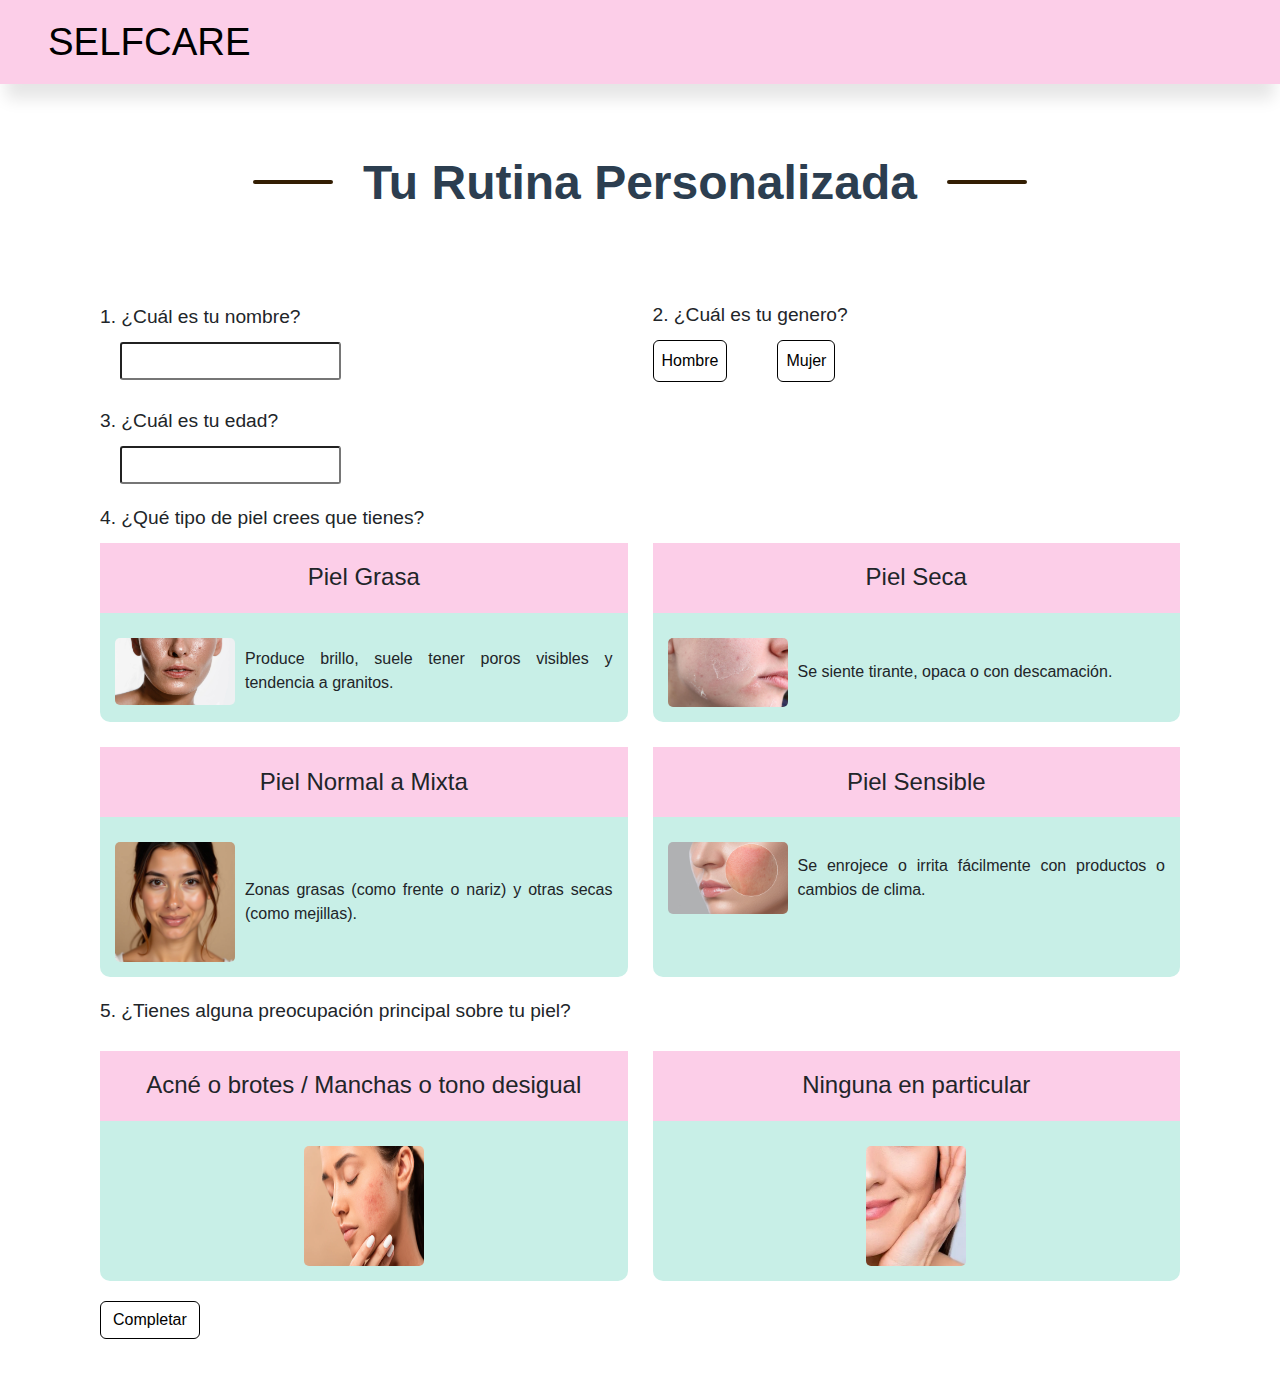
<file: index.html>
<!DOCTYPE html>
<html lang="en">
<head>
    <meta charset="UTF-8">
    <meta name="viewport" content="width=device-width, initial-scale=1.0">
    <title>Inicio :3</title>
    <link rel="stylesheet" href="style.css">
    <link rel="stylesheet" href="buttons.scss">
<link href="https://fonts.cdnfonts.com/css/aesthetic-beauty-cf" rel="stylesheet">
                
   <link rel="stylesheet" href="./css/bootstrap.css">
    <script src="./bootstrap-5.3.8/dist/js/bootstrap.bundle.min.js" integrity="sha384-FKyoEForCGlyvwx9Hj09JcYn3nv7wiPVlz7YYwJrWVcXK/BmnVDxM+D2scQbITxI" crossorigin="anonymous"></script>
    <link href="https://fonts.cdnfonts.com/css/sinera?styles=185939" rel="stylesheet">
</head>
<body>
 <nav class="navbar navbar-expand-lg navbar-light bg-self px-4">
      <div class="container-fluid d-flex align-items-center w-100">

        <!-- Brand (fuera del collapse, siempre visible) -->
        <div class=" container-fluid d-flex navbar-block align-items-center w-100 justify-content-start">
          <a class="navbar-brand" href="#" style="font-family: 'Sinera', sans-serif;font-size: 2.4em;">SELFCARE</a>
        </div>

        <!-- Collapse: solo links + botón -->
       

        <!-- Botón Contáctanos -->
      </div>
    </nav>

<section id="formulario">
    <div class="contai" style="padding: 50px 100px 50px 100px;">
      <form action="">
        <div class="title-wraper" style="display: flex; justify-content: center; width: 100%;">
          <h1 id="main-title" style="font-family: 'Aesthetic Beauty CF', sans-serif;">Tu Rutina Personalizada</h1>
        </div>
        <div id="normas" style="padding-top: 50px;">

        
        <div class="q1" style="display: flex; flex-direction: column;">
                <label for="q1" style="font-size: 1.2em;">1. ¿Cuál es tu nombre?</label>
                  <input type="text" id="name">
            </div>
            <div class="q1" style="display: flex; flex-direction: column;">
                <label for="q1" style="font-size: 1.2em;">2. ¿Cuál es tu genero?</label>
                <div id="gendero" >
                  <input type="radio" class="btn-check" name="gen" id="option2" autocomplete="off" value="Hombre">
                  <label class="btn btn-outline-self" for="option2" style="padding: 8px;">Hombre</label>
                  <input type="radio" class="btn-check" name="gen" id="option4" autocomplete="off" value="Mujer">
                  <label class="btn btn-outline-self" for="option4" style="padding: 8px;">Mujer</label>
                </div>
            </div>
            <div class="q1" style="display: flex; flex-direction: column;">
              
                <label for="q1" style="font-size: 1.2em;">3. ¿Cuál es tu edad?</label>
                <div style="display: flex; flex-direction: column; justify-content: space-around;">
                  <input type="number" id="edad">
                </div>
                <span class="hide" id="min-edad">Debes tener entre 18 a 26 para poder completar la encuesta</span>
            </div>
            </div>
            <div class="q1" id="p4" >
              <div>
                <label for="q1" style="font-size: 1.2em;">4. ¿Qué tipo de piel crees que tienes?</label>
              </div>
                <div id="cardotes" >

                
                <div id="cardo" value = "grasa">
                  <div id="titlecard" style="background-color: #FCCEE8;">
                    <h2>Piel Grasa</h2>
                  </div>
                  <div class="texton">
                  <img src="./imgs/Piel grasa.webp" alt="" width="120">
                    <p>Produce brillo, suele tener poros visibles y tendencia a granitos.</p>
                  </div>
                </div>
                
                <div id="cardo" value = "seca">
                  <div id="titlecard" style="background-color: #FCCEE8;">
                    <h2>Piel Seca</h2>
                  </div>
                  <div class="texton">
                  <img src="./imgs/Pielseca.jpg" alt="" width="120">
                    <p>Se siente tirante, opaca o con descamación.</p>
                  </div>
                </div>
                
                <div id="cardo" value = "normal">
                  <div id="titlecard" style="background-color: #FCCEE8;">
                    <h2>Piel Normal a Mixta</h2>
                  </div>
                  <div class="texton">
                  <img src="./imgs/Pielnormalamixta.webp" alt="" width="120">
                    <p>Zonas grasas (como frente o nariz) y otras secas (como mejillas).</p>
                  </div>
                </div>
                
                <div id="cardo" value="piel sensible">
                  <div id="titlecard" style="background-color: #FCCEE8;">
                    <h2>Piel Sensible</h2>
                  </div>
                  <div class="texton">
                  <img src="./imgs/pielsensible.jpg" alt="" width="120">
                    <p>Se enrojece o irrita fácilmente con productos o cambios de clima.</p>
                  </div>
                </div>
              </div>
            </div>
            <div class="q1" id="p5" style="display: flex; flex-direction: column; gap: 25px;">
              
                <label for="q1" style="font-size: 1.2em;">5. ¿Tienes alguna preocupación principal sobre tu piel?</label>
                <div id="cardotesd">
                 <div id="cardot" style="align-items: center;" value="acne">
                  <div id="titlecard" style="background-color: #FCCEE8;">
                    <h2>Acné o brotes / Manchas o tono desigual</h2>
                  </div>
                  <div class="texton">
                  <img src="./imgs/AcnebroteManchas.webp" alt="" width="120" height="120">
                  </div>
                </div>
                 <div id="cardot" style="align-items: center;" value="nada">
                  <div id="titlecard" style="background-color: #FCCEE8;">
                    <h2>Ninguna en particular</h2>
                  </div>
                  <div class="texton">
                  <img src="./imgs/ninguna.webp" alt="" width="100"   >
                  </div>
                 </div>
                </div>
            </div>

<!-- #C8EFE7 - Verde menta
#FCCEE8 - Rosa
#E9D4FF - Morado -->


            <!-- <div class="q1">
                <label for="question1">Pregunta 1</label>
                <label for="">
                    <input type="radio" name="tipo" id="tipo" value="Ejemplo1"> Ejemplo1
                    <input type="radio" name="tipo" id="tipo" value="Ejemplo2"> Ejemplo2
                </label>
                <button>Conocer mi tipo de piel</button>
            </div>
            <div class="q1">
                <label for="question1">Pregunta 1</label>
                <select name="question1" id="">
                    <option value=""></option>
                    <option value="">Lorem ipsum dolor sit amet.</option>
                    <option value="">Lorem ipsum dolor sit amet.</option>
                    <option value="">Lorem ipsum dolor sit amet.</option>
                </select>
                <button onclick="data()">Conocer mi tipo de piel</button>
            </div> -->

            <button type="submit" id="btnsubmit" class="btn btn-outline-self">Completar</button>
        
        </form>
    </div>
</section>

<script src="index.js"></script>
</body>
</html>
</file>
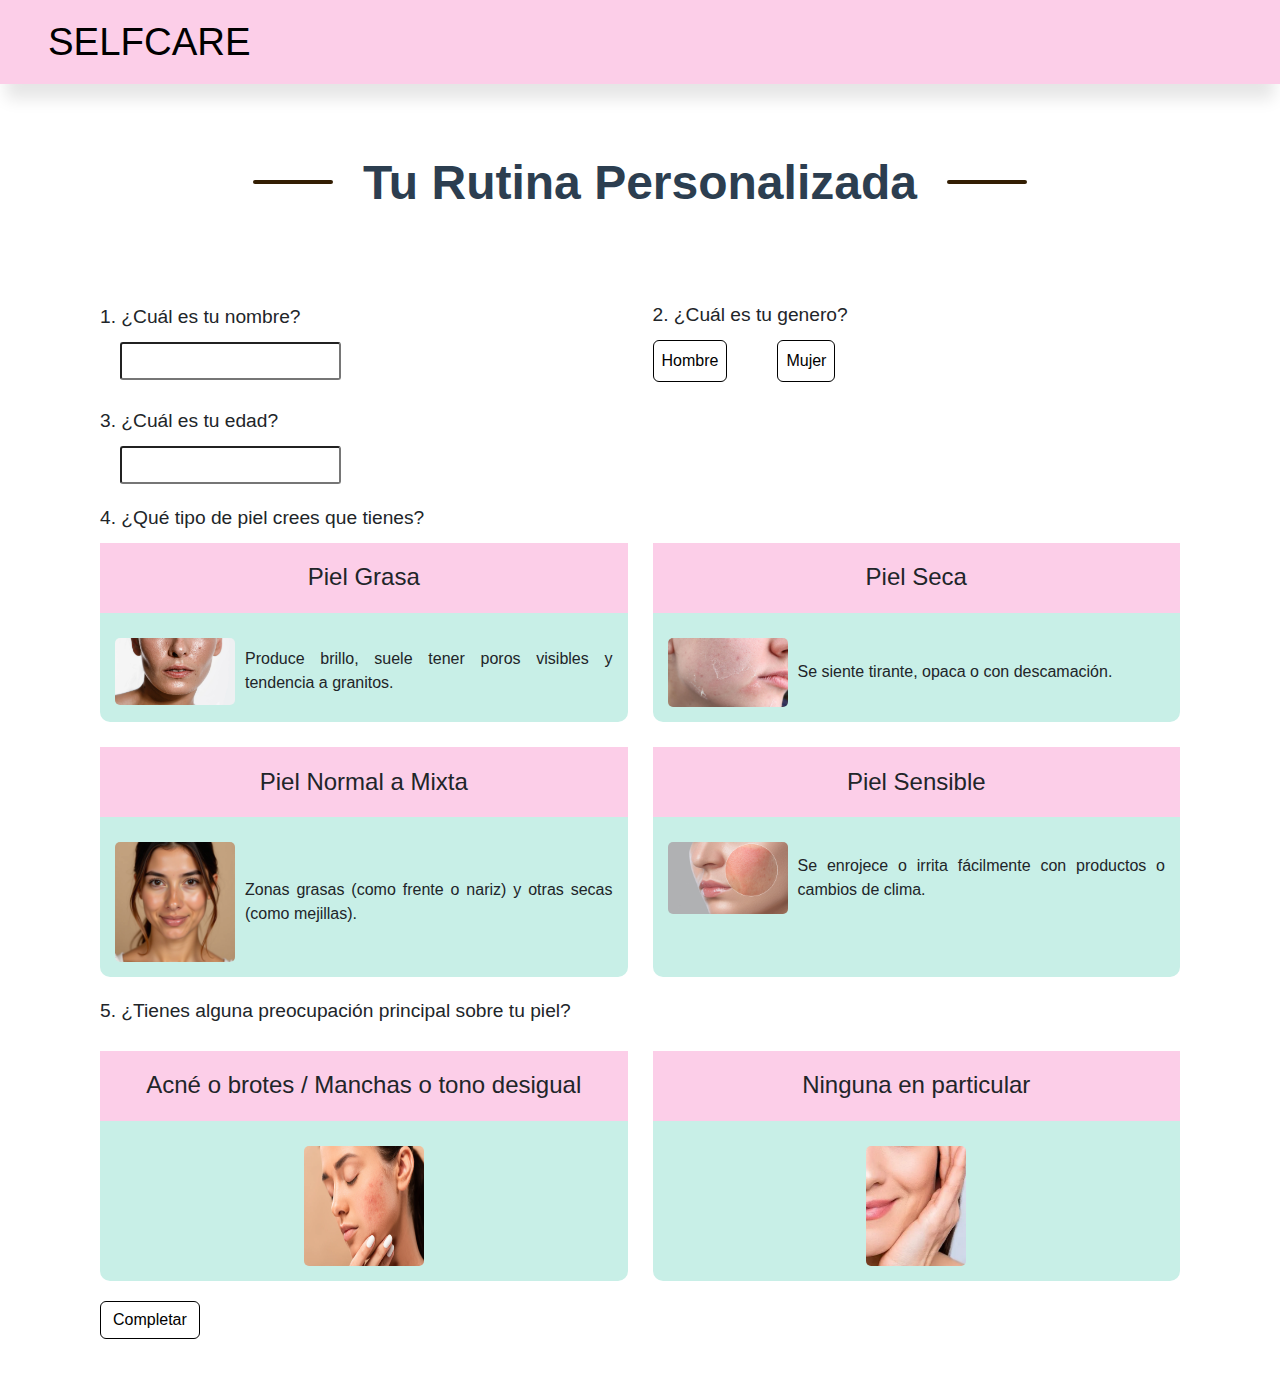
<file: prods.html>
<!DOCTYPE html>
<html lang="en">
<head>
    <meta charset="UTF-8">
    <meta name="viewport" content="width=device-width, initial-scale=1.0">
    <title>Productos :3</title>
    <link rel="stylesheet" href="style.css">
    <link rel="stylesheet" href="buttons.scss">
    <script src="./prods.js"></script>
   <link rel="stylesheet" href="./css/bootstrap.css">
   <link href="https://fonts.cdnfonts.com/css/aesthetic-beauty-cf" rel="stylesheet">
   <link href="https://fonts.cdnfonts.com/css/sinera?styles=185939" rel="stylesheet">
    <script src="./bootstrap-5.3.8/dist/js/bootstrap.bundle.min.js" integrity="sha384-FKyoEForCGlyvwx9Hj09JcYn3nv7wiPVlz7YYwJrWVcXK/BmnVDxM+D2scQbITxI" crossorigin="anonymous"></script>
    <link
    rel="stylesheet"
    href="https://cdnjs.cloudflare.com/ajax/libs/animate.css/4.1.1/animate.min.css"
  />
</head>
<body>
     <nav class="navbar navbar-expand-lg navbar-light bg-self px-4">
      <div class="container-fluid d-flex align-items-center w-100">

        <div class=" container-fluid d-flex navbar-block align-items-center w-100 justify-content-start">
          <a class="navbar-brand" href="./index.html" style="font-family: 'Sinera', sans-serif; font-size: 2.4em;">SELFCARE</a>
        </div>

        

      </div>
    </nav>
    

    <div id="hero" class="animate__animated animate__fadeIn">
        <div class="contain">
            <div id="text">
                <h1 id="title" style="font-family: 'Aesthetic Beauty CF', sans-serif;; font-size: 2em;"></h1>
            </div>
        </div>
    </div>

    <div id="productas" class="animate__animated animate__fadeIn">
        <div class="contain">
            <div id="titlelo">
                <h1 style="margin-top: 20px;font-family: 'Aesthetic Beauty CF', sans-serif;">Jabones</h1>
                <div id="cards"></div>
                <!-- <a style="margin: 15px;" href="#products-gel" class="btn btn-outline-self">Siguiente</a> -->
            </div>
        </div>
    </div>
    <div id="products-gel" class="animate__animated animate__fadeIn">
        <div class="contain">
            <div id="titlelo">
                <h1 style="margin-top: 20px;font-family: 'Aesthetic Beauty CF', sans-serif;">Gels o Cremas Hidratantes</h1>
                <div href="#products-solares" id="cards-gel"></div>
                <!-- <a style="margin: 15px;" href="#products-solares" class="btn btn-outline-self">Siguiente</a> -->
            </div>
        </div>
    </div>
    <div id="products-solares" class="animate__animated animate__fadeIn">
        <div class="contain">
            <div id="titlelo">
                <h1 style="margin-top: 20px;font-family: 'Aesthetic Beauty CF', sans-serif;">Protectores Solares</h1>
                <div id="cards-solares"></div>
                <button onclick="crearRutina()" style="margin: 15px;" class="btn btn-outline-self">Crear Rutina</button>
            </div>
        </div>
    </div>


</body>
</html>
</file>
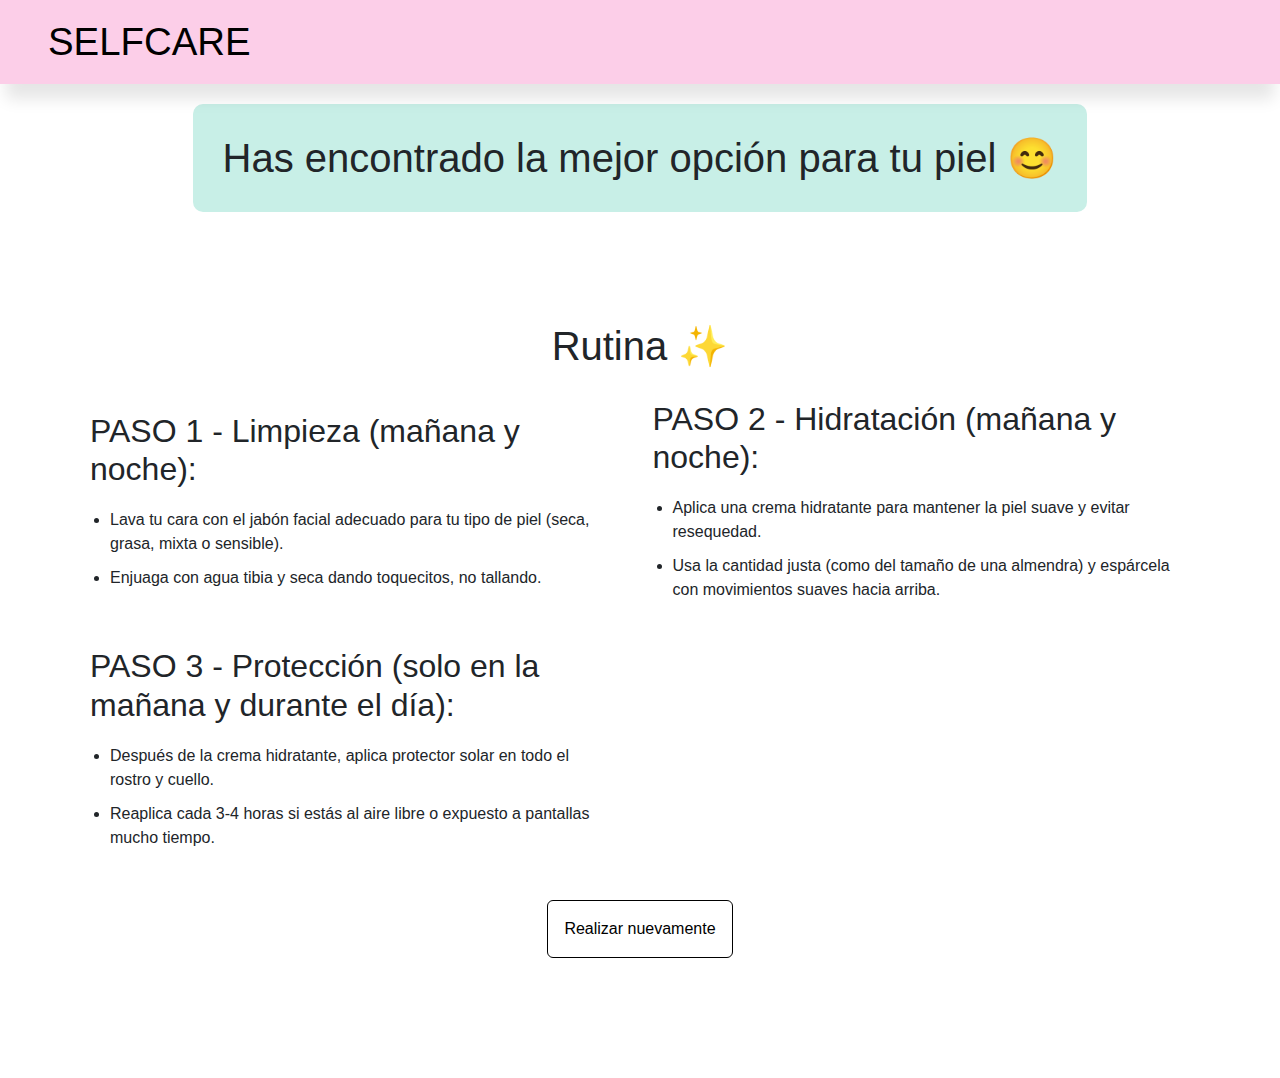
<file: rutina.html>
<!DOCTYPE html>
<html lang="en">
<head>
    <meta charset="UTF-8">
    <meta name="viewport" content="width=device-width, initial-scale=1.0">
    <title>Rutina :3</title>
    <link rel="stylesheet" href="style.css">
    <link rel="stylesheet" href="buttons.scss">
    <script src="./rutina.js"></script>
    <link
    rel="stylesheet"
    href="https://cdnjs.cloudflare.com/ajax/libs/animate.css/4.1.1/animate.min.css"
  />
   <link rel="stylesheet" href="./css/bootstrap.css">
   <link href="https://fonts.cdnfonts.com/css/sinera?styles=185939" rel="stylesheet">
    <script src="./bootstrap-5.3.8/dist/js/bootstrap.bundle.min.js" integrity="sha384-FKyoEForCGlyvwx9Hj09JcYn3nv7wiPVlz7YYwJrWVcXK/BmnVDxM+D2scQbITxI" crossorigin="anonymous"></script>
    
</head>
<body>
    <nav class="navbar navbar-expand-lg navbar-light bg-self px-4">
      <div class="container-fluid d-flex align-items-center w-100">

        <div class=" container-fluid d-flex navbar-block align-items-center w-100 justify-content-start">
          <a class="navbar-brand" href="./index.html" style="font-family: 'Sinera', sans-serif;font-size: 2.4em;">SELFCARE</a>
        </div>

   

      </div>
    </nav>
    
    <section id="herorutin" class="animate__animated animate__fadeIn" style="background-color: #C8EFE7;" >
        <div class="contain">
            <div>

                <div id="titlelo">
                    <h1>Has encontrado la mejor opción para tu piel 😊</h1>
                </div>
                <div id="productines">
                </div>
                </div>
                <div id="rutinita">
                <div class="contain">
                <h1>Rutina ✨ </h1>
                <div class="pasos">

            
                <div class="paso1">
                    <h2>PASO 1 - Limpieza (mañana y noche): </h2>
                    <ul>
                        <li>
                            <p>Lava tu cara con el jabón facial adecuado para tu tipo de piel (seca, grasa, mixta o sensible).</p>
                    
                        </li>
                        <li>
                           <p>Enjuaga con agua tibia y seca dando toquecitos, no tallando.</p>
                        </li>
                    </ul>
                </div>
                <div class="paso2">
                    <h2>PASO 2 - Hidratación (mañana y noche):</h2>
                    <ul>
                        <li>
                            <p>Aplica una crema hidratante para mantener la piel suave y evitar resequedad.</p>
                    
                        </li>
                        <li>
                           <p>Usa la cantidad justa (como del tamaño de una almendra) y espárcela con movimientos suaves hacia arriba.</p>
                        </li>
                    </ul>
                </div>
                <div class="paso3">
                    <h2>PASO 3 - Protección (solo en la mañana y durante el día): </h2>
                    <ul>
                        <li>
                            <p>Después de la crema hidratante, aplica protector solar en todo el rostro y cuello.</p>
                    
                        </li>
                        <li>
                           <p>Reaplica cada 3-4 horas si estás al aire libre o expuesto a pantallas mucho tiempo.</p>
                        </li>
                    </ul>
                </div>
            </div>
                <div><button class="btn btn-outline-self p-3" onclick="realizar()">Realizar nuevamente</button></div>
            </div>

        </div>
        <boton></boton>
        </div>
    </section>

</body>
</html>
</file>
<file: style.css>
*{
    padding: 0;
    margin: 0;
    box-sizing: border-box;
  
  font-family: Poppins, sans-serif;
}

.contai{
    width: 100%;
    max-width: 1440px;
}

.q1{
    display: flex;
    flex-direction: column;
    gap: 10px;
}

.cargando{
  position: absolute;
  top: 0;
  left: 0;
  width: 100%;
  height: 100%;
  background-color: rgba(255, 255, 255, 1);
  display: flex;

  flex-direction: column;
  height: 100%;
  justify-content: center;
  align-items: center;
  z-index: 9999;
}

#formulario{
  display: flex;
  align-items: center;
  flex-direction: column;
  justify-content: center;
  width: 100%;


}

.hide{
  display: none;
  color: rgb(255, 0, 0);
}

.show{
  color: rgb(255, 0, 0);
}

#formulario .contai{
  display: flex;
  align-items: center;
  padding: 50px;
  justify-content: center;
}

form{
  display: flex; 
  flex-direction: column; 
  width: 100%; 
  align-items: start;
  justify-content: center;
  gap: 20px;
}

input{

  padding: 5px;
  border-radius: 3px;

}

.navbar-block {
        flex: 1;
        text-align: center;
      }
      /* Brand alineado a la izquierda */
      .navbar-brand {
        text-align: left;
      }
      /* Botón alineado a la derecha */
      .btn-container {
        text-align: right;
      }
      @media (max-width: 991px) {
        #links{
            padding-left: 12px;
            justify-content: start !important;
            align-items: start !important;
        }
        #btaso{
            display: flex;
            justify-content: start !important;
            align-items: start !important;
        }
      }

#cardo #titlecard{

  width: 100%;
  display: flex;
  position: relative;
  text-align: center;
  padding: 5px;
  align-items: center;
  justify-content: center;

}
#cardot #titlecard{

  width: 100%;
  display: flex;
  position: relative;
  text-align: center;
  padding: 5px;
  align-items: center;
  justify-content: center;

}

.cardo-2 #titlecard{

  width: 100%;
  display: flex;
  position: relative;
  text-align: center;
  padding: 5px;
  align-items: center;
  justify-content: center;

}
h2{
  margin: 0;
  padding: 0;
}
img{
  border-radius: 5px;
}

#cardo{
  display: flex;
  width: 100%;
  background-color: #C8EFE7; ;
  flex-direction: column;
  transition: all 0.3s ease-in-out;
  border-radius: 10px;
  align-items: start;
  justify-content: center;
  gap: 10px;
}
#cardot{
  display: flex;
  background-color: #C8EFE7; ;
  flex-direction: column;
  transition: all 0.3s ease-in-out;
  border-radius: 10px;
  align-items: start;
  justify-content: center;
  gap: 10px;
}

.cardo-2{
  display: flex;
  background-color: #C8EFE7; ;
  flex-direction: column;
  /* transition: all 0.3s ease-in-out; */
  border-radius: 10px;
  align-items: start;
  justify-content: center;
  gap: 10px;
  border-color: black;
  border-width: 1px;
  border-style: solid;

}

#card:hover{
  transform: scale(1.1);
  transition: all 0.3s ease-in-out;
}
.texton{
  display: flex;
  flex-direction: row;
  margin: 15px;
  text-align: justify;
  background-color: #C8EFE7;
  align-items: center;
  justify-content: center;
  gap: 10px;
}

/* products */

#hero{
  display: flex;
  flex-direction: column;
  align-items: center;
  justify-content: center;
  padding: 10px;
}



#hero .contain{

  display: flex;
  flex-direction: column;
  align-items: center;
  padding: 50px;
  justify-content: center;
}

#hero .contain h1{

  font-size: 1.3em;

}
#hero .contain #text{

  text-align: center;

}



input:focus{
  outline-color: #FCCEE8;
}

#cards{
  display: flex;
  flex-direction: column;
  align-items: center;
  gap: 15px;
  justify-content: center;

}
#cards-gel{
  display: flex;
  flex-direction: column;
  align-items: center;
  gap: 15px;
  justify-content: center;

}

.product{
  display: flex;
  text-align: justify;
  flex-direction: column;
  gap: 10px;
  max-width: 500px;
  margin: 25px;
  align-items: center;
  background-color: #FCCEE8;
  justify-content: center;

}
.product .image{
  display: flex;
  flex-direction: column;
  width: 90%;
  align-items: center;
  justify-content: center;
  margin-top: 20px;

  background-color: #fff;
}
.product-solares{
  display: flex;
  text-align: justify;
  flex-direction: column;
  gap: 10px;
  max-width: 500px;
  margin: 25px;
  align-items: center;
  background-color: #FCCEE8;
  justify-content: center;

}
.product-solares .image{
  display: flex;
  flex-direction: column;
  width: 90%;
  align-items: center;
  justify-content: center;
  margin-top: 20px;

  background-color: #fff;
}
.product-gel{
  display: flex;
  text-align: justify;
  flex-direction: column;
  gap: 10px;
  max-width: 500px;
  margin: 25px;
  align-items: center;
  background-color: #FCCEE8;
  justify-content: center;

}
.product-gel .image{
  display: flex;
  flex-direction: column;
  width: 90%;
  align-items: center;
  justify-content: center;
  margin-top: 20px;

  background-color: #fff;
}
.produ-prote{
  display: flex;
  text-align: justify;
  flex-direction: column;
  gap: 10px;
  max-width: 500px;
  margin: 25px;
  align-items: center;
  background-color: #FCCEE8;
  justify-content: center;

}
.produ-prote .image{
  display: flex;
  flex-direction: column;
  width: 90%;
  align-items: center;
  justify-content: center;
  margin-top: 20px;

  background-color: #fff;
}
.produ-gel{
  display: flex;
  text-align: justify;
  flex-direction: column;
  gap: 10px;
  max-width: 500px;
  margin: 25px;
  align-items: center;
  background-color: #FCCEE8;
  justify-content: center;

}
.produ-gel .image{
  display: flex;
  flex-direction: column;
  width: 90%;
  align-items: center;
  justify-content: center;
  margin-top: 20px;

  background-color: #fff;
}

#titlelo{
  display: flex;
  flex-direction: column;
  align-items: center;
  justify-content: center;
  background-color: #C8EFE7;
  text-align: center;
  padding: 10px;
  border-radius: 10px;
  margin-bottom: 10px;
}
.teto{
  display: flex;
  flex-direction: column;
  gap: 10px;
  padding: 10px;
  align-items: center;
  text-align: start;
  font-size: 1em;
  justify-content: center;
  width: 90%;
}


@media (min-width:996px) {

/* helloooo */
  #productas .contain{

    display: flex;
    flex-direction: column;
    align-items: center;
    margin: 50px;
    justify-content: center;

  }
  #products-gel .contain{

    display: flex;
    flex-direction: column;
    align-items: center;
    margin: 50px;
    justify-content: center;

  }
  .teto h2{
    font-size: 1.6em;
  }
  .teto{
    text-align: center;
  }
  #products-solares .contain{

    display: flex;
    flex-direction: column;
    align-items: center;
    margin: 50px;
    justify-content: center;

  }

  #hero .contain{

  display: flex;
  flex-direction: column;
  align-items: center;
  padding-top: 30px;
  padding-bottom: 0;
  justify-content: center;
}

  #cards{

  display: grid;
  grid-template-columns: 1fr 1fr 1fr;
  flex-direction: row;
  padding: 20px 20px 10px 20px;
  align-items: center;
  gap: 15px;
  justify-content: center;
}
.product{
  height: 100%;
  align-items: center;
  margin: 15px;
  justify-content: start;
}
.product .image{
  align-items: center;

  justify-content: start;


}
#cards-solares{

  display: grid;
  grid-template-columns: 1fr 1fr 1fr;
  flex-direction: row;
  padding: 20px 20px 10px 20px;
  align-items: center;
  gap: 15px;
  justify-content: center;
}
.produ-prote{
  height: 100%;
  align-items: center;
  margin: 15px;
  justify-content: start;
}
.produ-prote .image{
  align-items: center;

  justify-content: start;


}
#cards-gel{

  display: grid;
  grid-template-columns: 1fr 1fr 1fr;
  flex-direction: row;
  padding: 20px 20px 10px 20px;
  align-items: center;
  gap: 15px;
  justify-content: center;
}
.produ-gel{
  height: 100%;
  align-items: center;
  margin: 15px;
  justify-content: start;
}
.produ-gel .image{
  align-items: center;

  justify-content: start;


}
}


/* Rutina */

#herorutin{

  display: flex;
  flex-direction: column;
  align-items: center;
  justify-content: center;


}

#herorutin .contain{

  display: flex;
  flex-direction: column;
  align-items: center;
  padding: 30px;
  justify-content: center;
  
}

  #cardotes{
    display: flex;
    gap: 15px;
    align-items: center; 
    justify-content: center;
    flex-direction: column;
  }


  #normas{
    display: flex;
    gap: 25px;

    align-items: start; 
    justify-content: center;
    flex-direction: column;
  }

  #gendero{
    display: flex; flex-direction: row; justify-content: space-around;
  }
  #cardotesd{
    display: flex;
    flex-direction: column;
    align-items: center;
    justify-content: center;
    gap: 30px ;
  }
  #cardot{
    width: 100%;
  }

  #rutinita{
    display: flex;
    flex-direction: column;
    align-items: center;
    justify-content: center;
    gap: 30px;
  }

  #rutinita ul{
    display: flex;
    flex-direction: column;
    gap: 10px;
    padding: 20px;
    margin: 0;

  }

  #rutinita .contain{
    display: flex;
    flex-direction: column;
    align-items: center;
    justify-content: center;
    background-color: #fff;
    gap: 30px;
  }
  .pasos{
    display: flex;
    flex-direction: column;
    align-items: start;
    justify-content: start;
  }
  .title-wrapper {
            display: flex;
            justify-content: center;
            width: 100%;
            margin-bottom: 30px;
            position: relative;
        }
        
        #main-title {
            font-family: 'Playfair Display', serif;
            font-size: 2rem;
            font-weight: 700;
            color: #2c3e50;
            position: relative;
            padding: 0 30px;
            margin: 20px 0;
            text-align: center;
            display: inline-block;
        }
        
        #main-title::before,
        #main-title::after {
            content: '';
            position: absolute;
            top: 50%;
            transform: translateY(-50%);
            width: 80px;
            height: 4px;
            background: linear-gradient(90deg, #331e03, #331e03);
            border-radius: 2px;
        }
        
        #main-title::before {
            right: 100%;
        }
        
        #main-title::after {
            left: 100%;
        }

@media (min-width:996px) {


  .product{
    transition: all 0.3s ease-in-out;
  }
  .produ-gel{
    transition: all 0.3s ease-in-out;
  }
  .produ-prote{
    transition: all 0.3s ease-in-out;
  }

  #productas .contain{
    padding: 0;
    margin: 20px;
  }
  #products-gel .contain{
    padding: 0;
    margin: 20px;
  }
  #products-solares .contain{
    padding: 0;
    margin: 20px;
  }

  .product:hover{
    transform: scale(1.1);
    transition: all 0.3s ease-in-out;
  }
  .produ-gel:hover{
    transform: scale(1.1);
    transition: all 0.3s ease-in-out;
  }
  .produ-prote:hover{
    transform: scale(1.1);
    transition: all 0.3s ease-in-out;
  }

  #rutinita, .contain{
    padding: 50px;
  }

  #title{
    font-size: 1.3em;
  }

  #titlecard{
    height: 70px;
  }

  #herorutin .contain{

    display: flex;
    flex-direction: column;
    align-items: center;
    gap: 30px;
    justify-content: center;
    padding: 20px;
  }

  #productines{
    display: grid;
    gap: 25px;
    align-items: center;
    grid-template-columns: 1fr 1fr 1fr;
    justify-content: center;
    flex-direction: row;
  }  
  

  #cardo{
    display: flex;
    flex-direction: column;
    align-items: start;
    justify-content: start;
    width: 100%;
    height: 100%;
  }

  #cardotes{
    display: grid;
    gap: 25px;
    align-items: center;
    grid-template-columns: 1fr 1fr ;
    justify-content: center;
    flex-direction: row;
  }

  #cardotesd{
    display: grid;
    gap: 25px;
    align-items: center;
    grid-template-columns: 1fr 1fr;
    width: 100%;
    justify-content: center;
    flex-direction: row;
  }
  
  #p5{
    display: flex;
    flex-direction: column;
    align-items: start;
    justify-content: center;
    width: 100%;
    height: 100%;
  }

  #cardot{
    display: flex;
    flex-direction: column;
    align-items: start;
    justify-content: start;
    width: 100%;
    height: 100%;
  }
  #formulario h2{
    font-size: 1.5em;

  }

  #titlelo{
    display: flex;
    flex-direction: column;
    align-items: center;
    justify-content: center;
    padding: 30px;
  }

  #formulario{
    display: flex;
    flex-direction: column;
    align-items: center;
    justify-content: center;
    width: 100%;
    height: 100%;
    background-color: #C8EFE7;
  }
  #formulario .contai{
    display: flex;
    flex-direction: column;
    align-items: center;
    background-color: white;
    justify-content: center;
    width: 100%;
    height: 100%;
  }

  #normas{
    display: grid;
    gap: 25px;
    width: 100%;
    align-items: center; 
    justify-content: space-evenly;
    grid-template-columns: 1fr 1fr;
  }

  .q1{
    display: flex;
    align-items: start;
    justify-content: center;
    flex-direction: column;
    gap: 10px;
  }

  #gendero{
    width: 100%;
    display: flex;
    align-items: start;
    gap: 50px;
    justify-content: start;
  }

  #name, #edad,span{
    margin-left: 20px;
  }

  #cardo:hover,#cardot:hover{

    transform: scale(1.1);
    transition: all 0.3s ease-in-out;

  }

#herorutin .contain{

  background-color: #fff;

}
.pasos{
  display: grid;
  gap: 25px;
  align-items: center;
  grid-template-columns: 1fr 1fr;
  justify-content: center;
  flex-direction: row;
}

.title-wrapper {
            display: flex;
            justify-content: center;
            width: 100%;
            margin-bottom: 30px;
            position: relative;
        }
        
        #main-title {
            font-family: 'Playfair Display', serif;
            font-size: 3rem;
            font-weight: 700;
            color: #2c3e50;
            position: relative;
            padding: 0 30px;
            margin: 20px 0;
            text-align: center;
            display: inline-block;
        }
        
        #main-title::before,
        #main-title::after {
            content: '';
            position: absolute;
            top: 50%;
            transform: translateY(-50%);
            width: 80px;
            height: 4px;
            background: linear-gradient(90deg, #331e03, #331e03);
            border-radius: 2px;
        }
        
        #main-title::before {
            right: 100%;
        }
        
        #main-title::after {
            left: 100%;
        }


}
</file>
